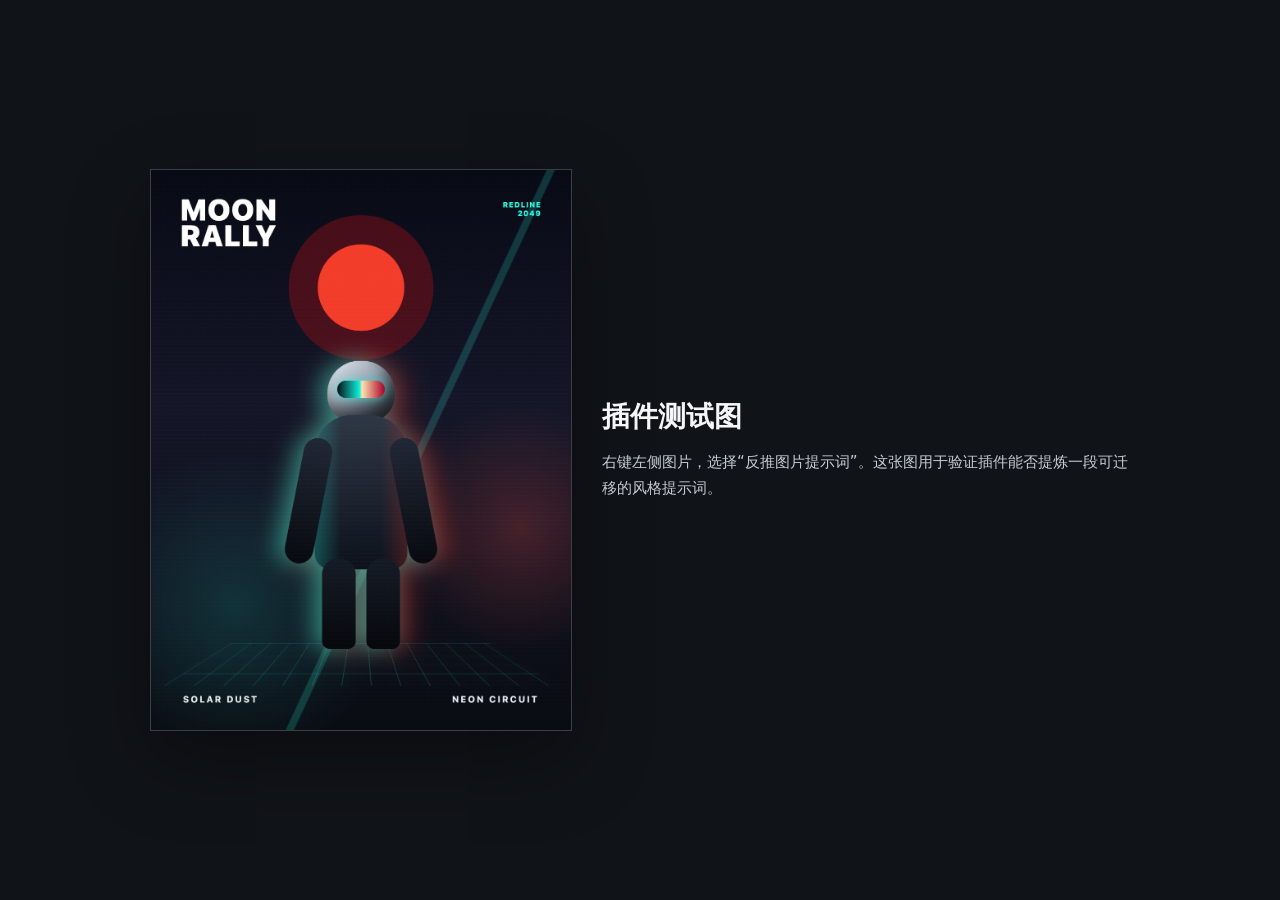
<file: tests/fixtures/index.html>
<!doctype html>
<html lang="zh-CN">
  <head>
    <meta charset="utf-8">
    <meta name="viewport" content="width=device-width, initial-scale=1">
    <title>图片反推插件测试页</title>
    <style>
      body {
        margin: 0;
        min-height: 100vh;
        display: grid;
        place-items: center;
        background: #101318;
        color: #f4f6f8;
        font-family: system-ui, -apple-system, BlinkMacSystemFont, "Segoe UI", sans-serif;
      }

      main {
        width: min(980px, calc(100vw - 48px));
        display: grid;
        grid-template-columns: minmax(280px, 420px) 1fr;
        gap: 32px;
        align-items: center;
      }

      img {
        width: 100%;
        border: 1px solid rgba(255, 255, 255, 0.18);
        box-shadow: 0 28px 70px rgba(0, 0, 0, 0.35);
      }

      h1 {
        margin: 0 0 14px;
        font-size: 28px;
      }

      p {
        margin: 0;
        color: #c6ccd5;
        font-size: 15px;
        line-height: 1.7;
      }
    </style>
  </head>
  <body>
    <main>
      <img src="./sample-card.png" alt="Moon Rally neon poster">
      <section>
        <h1>插件测试图</h1>
        <p>右键左侧图片，选择“反推图片提示词”。这张图用于验证插件能否提炼一段可迁移的风格提示词。</p>
      </section>
    </main>
  </body>
</html>
</file>
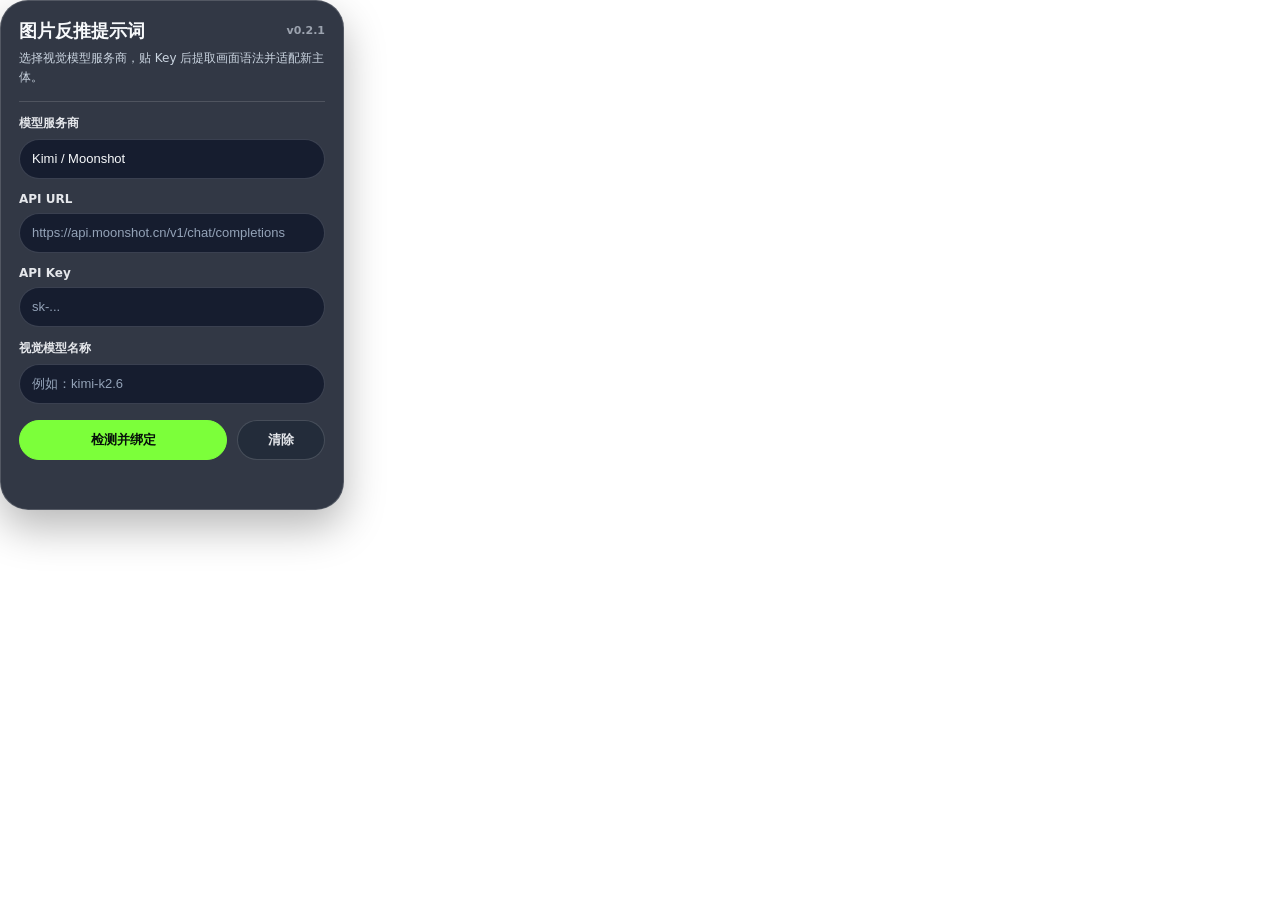
<file: popup.html>
<!doctype html>
<html lang="zh-CN">
  <head>
    <meta charset="utf-8">
    <meta name="viewport" content="width=device-width, initial-scale=1">
    <title>图片反推提示词</title>
    <link rel="stylesheet" href="style.css">
  </head>
  <body class="ript-popup-body">
    <main class="ript-popup">
      <header class="ript-popup__header">
        <div class="ript-popup__title-row">
          <h1>图片反推提示词</h1>
          <span class="ript-popup__version">v0.2.1</span>
        </div>
        <p>选择视觉模型服务商，贴 Key 后提取画面语法并适配新主体。</p>
      </header>

      <label class="ript-popup__field">
        <span>模型服务商</span>
        <select id="providerName">
          <option value="kimi">Kimi / Moonshot</option>
          <option value="mimo">MiMo</option>
          <option value="gemini">Gemini</option>
          <option value="openai">ChatGPT / OpenAI</option>
          <option value="custom">自定义 OpenAI-compatible</option>
        </select>
      </label>

      <label class="ript-popup__field">
        <span>API URL</span>
        <input id="apiUrl" type="url" autocomplete="off" placeholder="https://api.moonshot.cn/v1/chat/completions" />
      </label>

      <label class="ript-popup__field">
        <span>API Key</span>
        <input id="apiKey" type="password" autocomplete="off" placeholder="sk-..." />
      </label>

      <label class="ript-popup__field">
        <span>视觉模型名称</span>
        <input id="modelName" type="text" autocomplete="off" placeholder="例如：kimi-k2.6" />
      </label>

      <div class="ript-popup__actions">
        <button id="saveKey" type="button">检测并绑定</button>
        <button id="clearKey" type="button">清除</button>
      </div>

      <p id="status" class="ript-popup__status" role="status"></p>
    </main>
    <script src="popup.js"></script>
  </body>
</html>
</file>
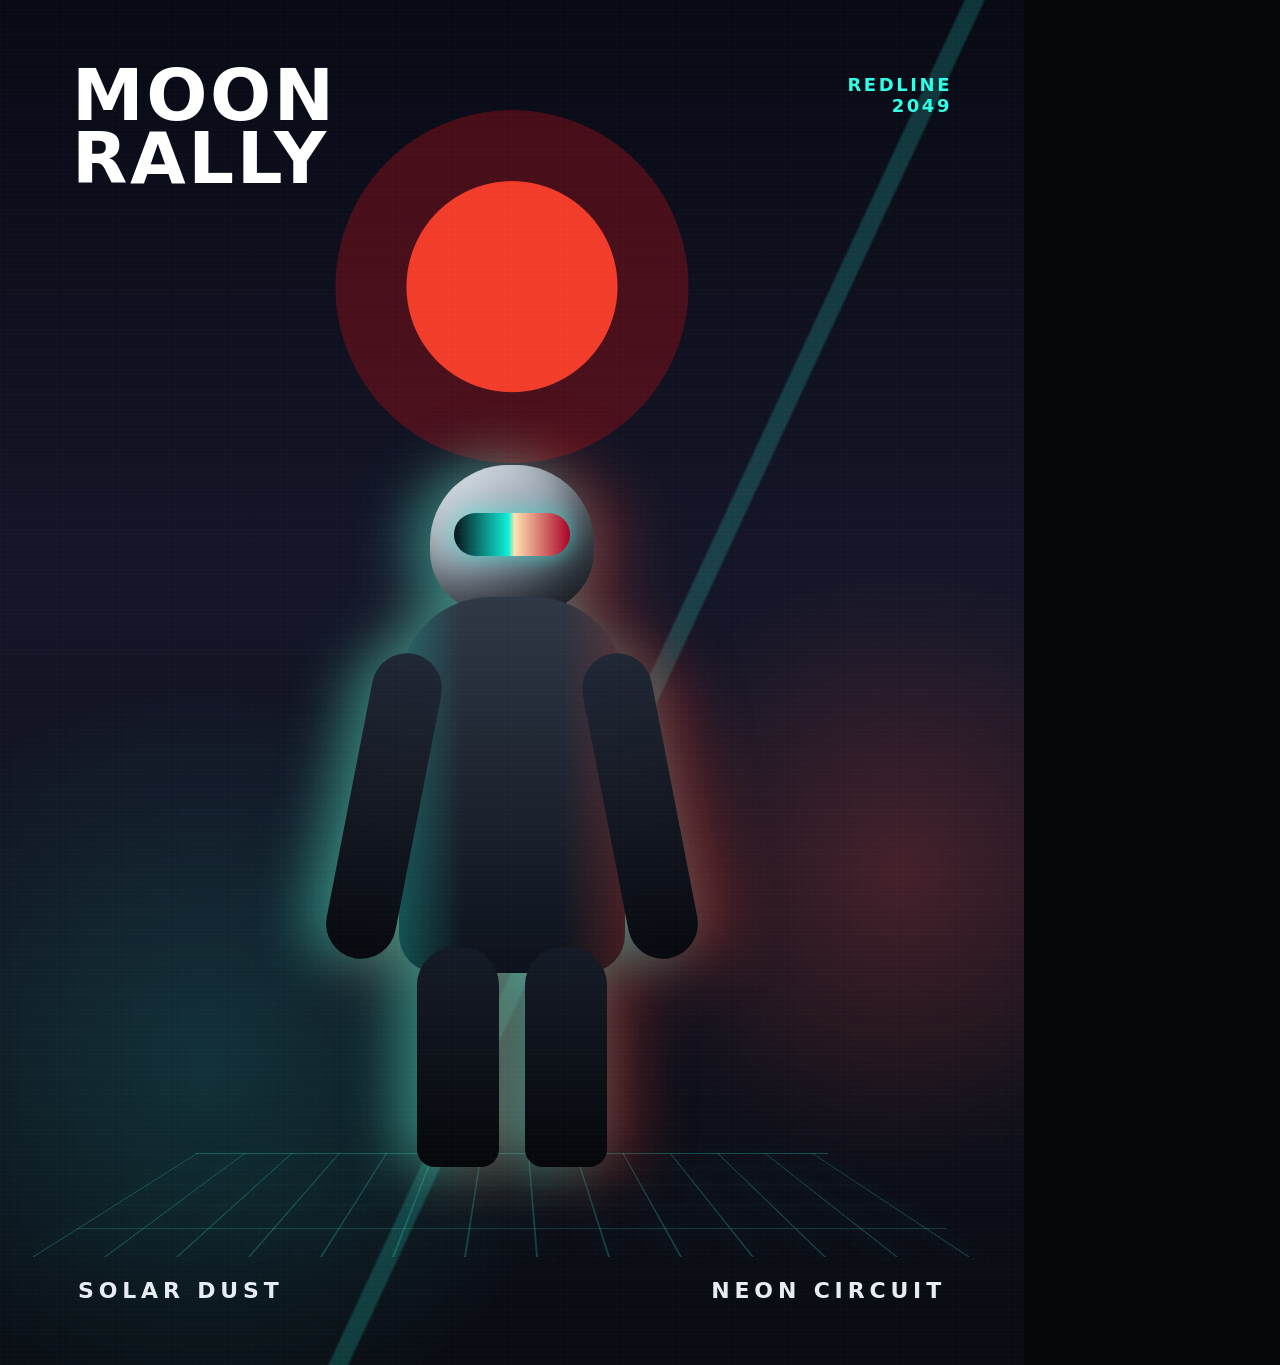
<file: tests/fixtures/sample-card.html>
<!doctype html>
<html lang="en">
  <head>
    <meta charset="utf-8">
    <meta name="viewport" content="width=device-width, initial-scale=1">
    <title>Replication Sample Card</title>
    <style>
      html,
      body {
        margin: 0;
        width: 1024px;
        height: 1365px;
        overflow: hidden;
        background: #05070b;
      }

      .poster {
        position: relative;
        width: 1024px;
        height: 1365px;
        overflow: hidden;
        background:
          radial-gradient(circle at 50% 21%, rgba(255, 63, 43, 0.95) 0 105px, rgba(121, 14, 23, 0.55) 106px 176px, transparent 177px),
          linear-gradient(180deg, #070914 0%, #141628 42%, #090b12 100%);
        color: #fff;
        font-family: Inter, ui-sans-serif, system-ui, sans-serif;
      }

      .poster::before {
        content: "";
        position: absolute;
        inset: 0;
        background:
          linear-gradient(115deg, transparent 0 58%, rgba(35, 255, 224, 0.18) 58.2% 59.2%, transparent 59.4%),
          radial-gradient(circle at 20% 78%, rgba(24, 200, 189, 0.18), transparent 28%),
          radial-gradient(circle at 88% 64%, rgba(255, 71, 56, 0.22), transparent 24%);
        mix-blend-mode: screen;
      }

      .poster::after {
        content: "";
        position: absolute;
        inset: 0;
        opacity: 0.17;
        background-image:
          repeating-linear-gradient(0deg, rgba(255, 255, 255, 0.11) 0 1px, transparent 1px 5px),
          repeating-linear-gradient(90deg, rgba(255, 255, 255, 0.07) 0 1px, transparent 1px 7px);
      }

      .grid {
        position: absolute;
        left: 50%;
        bottom: 108px;
        width: 960px;
        height: 360px;
        transform: translateX(-50%) perspective(620px) rotateX(64deg);
        transform-origin: center bottom;
        background:
          linear-gradient(rgba(39, 252, 224, 0.3) 2px, transparent 2px),
          linear-gradient(90deg, rgba(39, 252, 224, 0.26) 2px, transparent 2px);
        background-size: 72px 72px;
        filter: drop-shadow(0 0 16px rgba(35, 255, 224, 0.55));
        opacity: 0.82;
      }

      .figure {
        position: absolute;
        left: 50%;
        bottom: 210px;
        width: 342px;
        height: 690px;
        transform: translateX(-50%);
        filter: drop-shadow(-20px 0 28px rgba(42, 255, 224, 0.45)) drop-shadow(24px 0 30px rgba(255, 54, 40, 0.38));
      }

      .helmet {
        position: absolute;
        left: 89px;
        top: 0;
        width: 164px;
        height: 148px;
        border-radius: 78px 78px 62px 62px;
        background: linear-gradient(145deg, #e7edf3 0%, #9ba7b3 42%, #1d2431 100%);
        box-shadow: inset -18px -28px 34px rgba(0, 0, 0, 0.45);
      }

      .visor {
        position: absolute;
        left: 24px;
        top: 48px;
        width: 116px;
        height: 43px;
        border-radius: 28px;
        background: linear-gradient(90deg, #071018, #0ef0dc 47%, #ffe3b0 52%, #a90026);
        box-shadow: 0 0 22px rgba(31, 255, 229, 0.55);
      }

      .body {
        position: absolute;
        left: 58px;
        top: 132px;
        width: 226px;
        height: 376px;
        border-radius: 92px 92px 38px 38px;
        background:
          linear-gradient(90deg, rgba(28, 255, 224, 0.26), transparent 28%, transparent 72%, rgba(255, 54, 42, 0.22)),
          linear-gradient(180deg, #2e3745, #0c111b);
      }

      .arm-left,
      .arm-right {
        position: absolute;
        top: 186px;
        width: 70px;
        height: 310px;
        border-radius: 44px;
        background: linear-gradient(180deg, #202735, #07090f);
      }

      .arm-left {
        left: 8px;
        transform: rotate(11deg);
      }

      .arm-right {
        right: 8px;
        transform: rotate(-11deg);
      }

      .leg-left,
      .leg-right {
        position: absolute;
        top: 482px;
        width: 82px;
        height: 220px;
        border-radius: 38px 38px 18px 18px;
        background: linear-gradient(180deg, #151b26, #05070b);
      }

      .leg-left {
        left: 76px;
      }

      .leg-right {
        right: 76px;
      }

      .title {
        position: absolute;
        left: 72px;
        right: 72px;
        top: 64px;
        display: flex;
        justify-content: space-between;
        align-items: flex-start;
        letter-spacing: 0.16em;
      }

      .title strong {
        font-size: 72px;
        line-height: 0.88;
        font-weight: 900;
        text-transform: uppercase;
      }

      .title span {
        margin-top: 10px;
        color: #2effe6;
        font-size: 18px;
        font-weight: 800;
        text-align: right;
      }

      .caption {
        position: absolute;
        left: 78px;
        right: 78px;
        bottom: 62px;
        display: flex;
        justify-content: space-between;
        color: #e7ecf3;
        font-size: 22px;
        font-weight: 700;
        letter-spacing: 0.22em;
        text-transform: uppercase;
      }
    </style>
  </head>
  <body>
    <main class="poster">
      <div class="title">
        <strong>Moon<br>Rally</strong>
        <span>REDLINE<br>2049</span>
      </div>
      <div class="grid"></div>
      <div class="figure" aria-label="astronaut racer">
        <div class="helmet">
          <div class="visor"></div>
        </div>
        <div class="body"></div>
        <div class="arm-left"></div>
        <div class="arm-right"></div>
        <div class="leg-left"></div>
        <div class="leg-right"></div>
      </div>
      <div class="caption">
        <span>solar dust</span>
        <span>neon circuit</span>
      </div>
    </main>
  </body>
</html>
</file>
<file: style.css>
html {
  width: 344px;
  min-height: 458px;
  margin: 0;
  background: transparent;
}

.ript-popup-body {
  width: 344px;
  min-height: 458px;
  margin: 0;
  padding: 0;
  overflow: hidden;
  color: #f8fafc;
  background: transparent;
  border-radius: 28px;
  font-family: Inter, ui-sans-serif, system-ui, -apple-system, BlinkMacSystemFont, "Segoe UI", sans-serif;
  letter-spacing: 0;
}

.ript-popup,
.ript-popup * {
  box-sizing: border-box;
}

.ript-popup {
  min-height: 458px;
  margin: 0;
  padding: 18px;
  border: 1px solid rgba(255, 255, 255, 0.16);
  border-radius: 28px;
  background: rgba(17, 24, 39, 0.86);
  box-shadow: 0 18px 42px rgba(0, 0, 0, 0.28);
  backdrop-filter: blur(36px) saturate(1.28);
  -webkit-backdrop-filter: blur(36px) saturate(1.28);
  overflow: hidden;
  animation: ript-popup-in 180ms cubic-bezier(0.2, 0.85, 0.2, 1) both;
}

@keyframes ript-popup-in {
  from {
    opacity: 0;
    transform: translateY(6px) scale(0.985);
  }
  to {
    opacity: 1;
    transform: translateY(0) scale(1);
  }
}

.ript-popup__header {
  padding-bottom: 14px;
  border-bottom: 1px solid rgba(255, 255, 255, 0.14);
}

.ript-popup__title-row {
  display: flex;
  align-items: center;
  justify-content: space-between;
  gap: 12px;
}

.ript-popup__header h1 {
  margin: 0;
  color: #f8fafc;
  font-size: 18px;
  line-height: 1.3;
  font-weight: 700;
}

.ript-popup__version {
  flex: 0 0 auto;
  color: #9ca3af;
  font-size: 11px;
  font-weight: 700;
}

.ript-popup__header p {
  margin: 7px 0 0;
  color: #cbd5e1;
  font-size: 12px;
  line-height: 1.55;
}

.ript-popup__field {
  display: block;
  margin-top: 13px;
}

.ript-popup__field span {
  display: block;
  margin-bottom: 7px;
  color: #e5e7eb;
  font-size: 12px;
  font-weight: 600;
}

.ript-popup__field input,
.ript-popup__field select {
  width: 100%;
  min-height: 40px;
  border: 1px solid rgba(255, 255, 255, 0.16);
  border-radius: 999px;
  padding: 0 12px;
  color: #f8fafc;
  background: rgba(15, 23, 42, 0.78);
  outline: none;
  font-size: 13px;
  transition: border-color 140ms ease, box-shadow 140ms ease, opacity 140ms ease;
}

.ript-popup__field select {
  appearance: none;
}

.ript-popup__field input::placeholder {
  color: #94a3b8;
}

.ript-popup__field input:focus,
.ript-popup__field select:focus {
  border-color: #7cff3a;
  box-shadow: 0 0 0 3px rgba(124, 255, 58, 0.12);
}

.ript-popup__actions {
  display: grid;
  grid-template-columns: 1fr 88px;
  gap: 10px;
  margin-top: 16px;
}

.ript-popup__actions button {
  display: inline-flex;
  align-items: center;
  justify-content: center;
  gap: 8px;
  min-height: 40px;
  border-radius: 999px;
  cursor: pointer;
  font-size: 13px;
  font-weight: 700;
  transition: background 140ms ease, border-color 140ms ease, color 140ms ease, opacity 140ms ease, transform 140ms ease;
}

#saveKey {
  border: 1px solid #7cff3a;
  color: #07110a;
  background: #7cff3a;
}

#clearKey {
  border: 1px solid rgba(255, 255, 255, 0.16);
  color: #e5e7eb;
  background: rgba(31, 41, 55, 0.72);
}

#saveKey:hover {
  background: #9aff66;
  transform: translateY(-1px);
}

#clearKey:hover {
  background: rgba(75, 85, 99, 0.9);
  transform: translateY(-1px);
}

#saveKey:disabled {
  cursor: wait;
  opacity: 0.72;
  transform: none;
}

#saveKey.is-loading::before {
  content: "";
  width: 13px;
  height: 13px;
  border: 2px solid currentColor;
  border-right-color: transparent;
  border-radius: 999px;
  animation: ript-spin 760ms linear infinite;
}

@keyframes ript-spin {
  to { transform: rotate(360deg); }
}

.ript-popup__status {
  min-height: 18px;
  margin: 13px 0 0;
  color: #7cff3a;
  font-size: 12px;
  line-height: 1.5;
}

.ript-popup__status[data-state="error"] {
  color: #fecaca;
}
</file>
